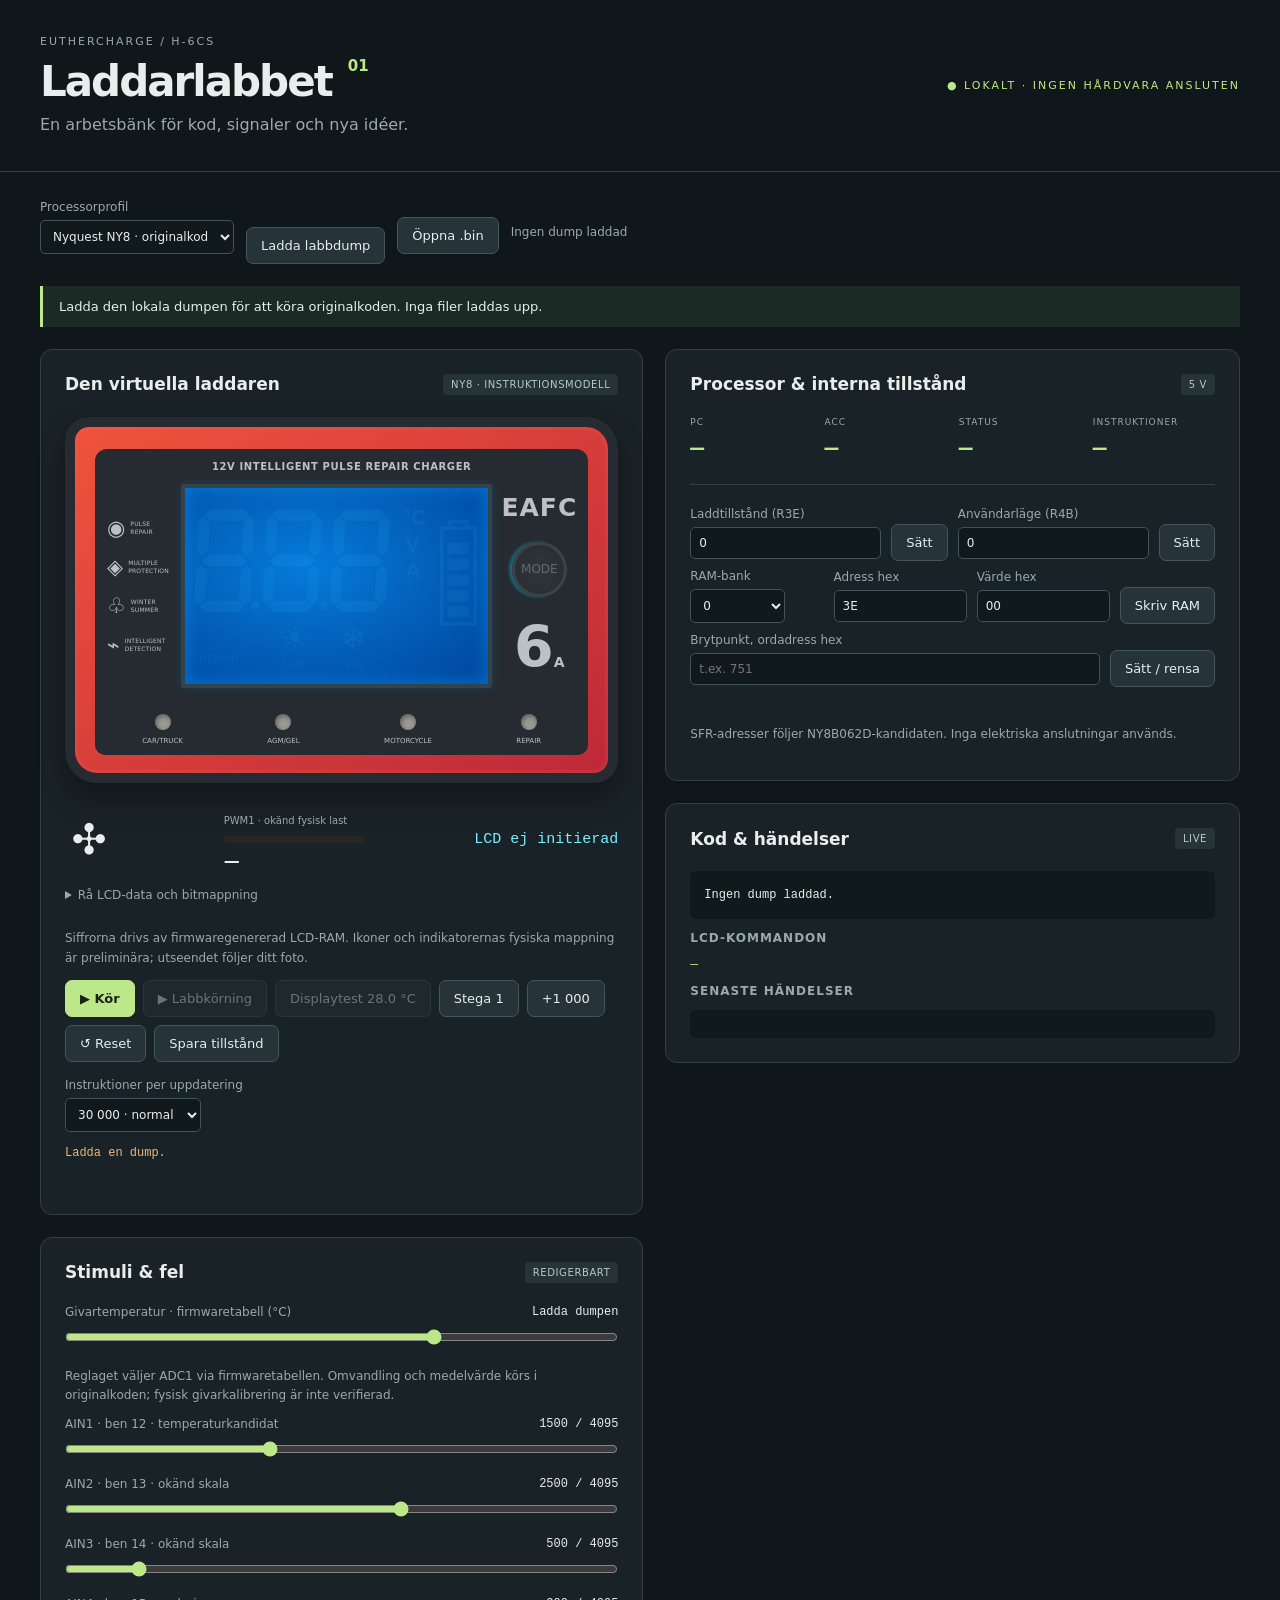
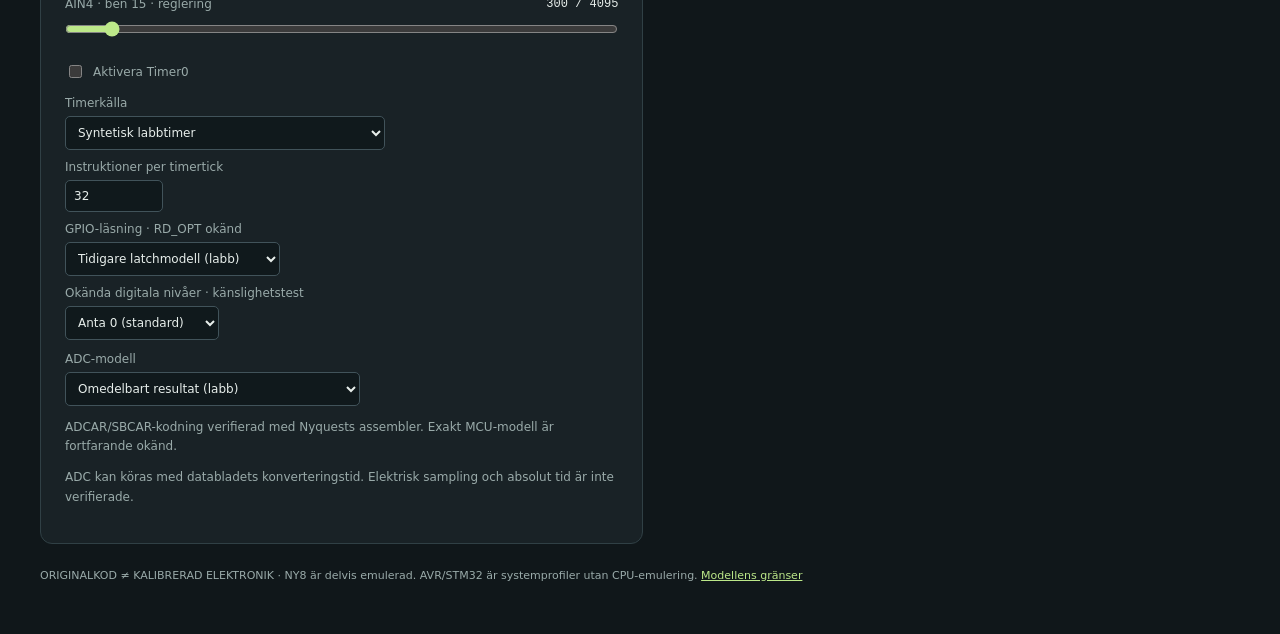
<file: emulator/index.html>
<!doctype html><html lang="sv"><head><meta charset="utf-8"><meta name="viewport" content="width=device-width,initial-scale=1"><title>EutherCharge · Laddarlabbet</title><link rel="stylesheet" href="style.css"></head><body>
<header><div><p class="eyebrow">EUTHERCHARGE / H-6CS</p><h1>Laddarlabbet<span>01</span></h1><p>En arbetsbänk för kod, signaler och nya idéer.</p></div><div class="local">● LOKALT · INGEN HÅRDVARA ANSLUTEN</div></header>
<main><section class="toolbar"><label>Processorprofil<select id="profile"><option value="ny8">Nyquest NY8 · originalkod</option><option value="avr">AVR · portningsmodell</option><option value="stm32">STM32 · portningsmodell</option></select></label><button id="lab">Ladda labbdump</button><label class="filebutton">Öppna .bin<input id="file" type="file" accept=".bin"></label><span id="rom">Ingen dump laddad</span></section>
<div id="notice" role="status">Ladda den lokala dumpen för att köra originalkoden. Inga filer laddas upp.</div>
<div class="columns"><div>
<section class="panel charger"><div class="panelhead"><h2>Den virtuella laddaren</h2><span id="execution" class="tag">NY8 · INSTRUKTIONSMODELL</span></div><div class="device photo-device"><div class="face-title">12V INTELLIGENT PULSE REPAIR CHARGER</div><div class="device-face"><div class="feature-labels"><span>◉<small>PULSE<br>REPAIR</small></span><span>◈<small>MULTIPLE<br>PROTECTION</small></span><span>♧<small>WINTER<br>SUMMER</small></span><span>⌁<small>INTELLIGENT<br>DETECTION</small></span></div><div class="screen"><div id="glass"></div></div><div class="face-right"><b>EAFC</b><button id="mode">MODE</button><strong>6<small>A</small></strong></div></div><div class="mode-lights"><span data-mode="0"><i></i>CAR/TRUCK</span><span data-mode="1"><i></i>AGM/GEL</span><span data-mode="2"><i></i>MOTORCYCLE</span><span data-mode="3"><i></i>REPAIR</span></div></div><div id="modelDisplay" hidden><strong id="voltageDisplay">12.20</strong><span> V</span><p id="plantState"></p></div><div class="output-strip"><span id="fan" class="fan">✣</span><div><small id="outputLabel">PWM1 · okänd fysisk last</small><div class="meter"><i id="dutybar"></i></div><strong id="duty">—</strong></div><span id="glassReading" class="mono">LCD ej initierad</span></div><details id="originalDisplay"><summary>Rå LCD-data och bitmappning</summary><div class="lcdcaption">LCD-RAM · 32 × 4 segment</div><div id="lcdgrid"></div><p id="lcdstatus">Väntar på initiering</p><p class="note">Siffror härledda ur kod. Ikonernas namn och placering är preliminära.</p></details><p class="note" id="displayNote">LCD-bitarna kommer från emulerade GPIO-signaler. Segmentens placering på det riktiga glaset är ännu inte kartlagd.</p>
<div class="transport"><button id="run" class="primary">▶ Kör</button><button id="labRun">▶ Labbkörning</button><button id="photoTest">Displaytest 28.0 °C</button><button id="step">Stega 1</button><button id="burst">+1 000</button><button id="reset">↺ Reset</button><button id="export">Spara tillstånd</button></div><label class="speed-label">Instruktioner per uppdatering<select id="speed"><option value="3000">3 000 · långsam</option><option value="30000" selected>30 000 · normal</option><option value="100000">100 000 · snabb</option></select></label><p id="status" class="mono">PAUSAD</p></section>
<section class="panel"><div class="panelhead"><h2>Stimuli & fel</h2><span class="tag">REDIGERBART</span></div><div id="adcControls"><label>Givartemperatur · firmwaretabell (°C)<output id="sensorOut"></output><input id="sensorTemperature" type="range" min="-15" max="49" value="28"></label><p class="note">Reglaget väljer ADC1 via firmwaretabellen. Omvandling och medelvärde körs i originalkoden; fysisk givarkalibrering är inte verifierad.</p></div><div id="plantControls" hidden><label>Batterispänning <output id="vout"></output><input id="battery" type="range" min="0" max="17" step=".05" value="12.2"></label><label>Temperatur <output id="tout"></output><input id="temperature" type="range" min="-15" max="80" value="22"></label><label>Strömgräns, A<input id="currentLimit" type="number" min="0" max="6" step=".1" value="3"></label><label>Målspänning, V<input id="targetVoltage" type="number" min="0" max="16" step=".1" value="14.4"></label><label class="check"><input id="connected" type="checkbox" checked>Batteri anslutet</label><label class="check"><input id="fault" type="checkbox">Injicera fel</label><p class="note">Illustrativ CC/CV-modell med valda trösklar. Inte originalets laddalgoritm eller en validerad batterimodell.</p></div><div id="nyOptions"><label class="check"><input id="timer" type="checkbox">Aktivera Timer0</label><label>Timerkälla<select id="timerMode"><option value="synthetic">Syntetisk labbtimer</option><option value="instruction">Instruktionscykler + T0MD (NY8B062D-modell)</option></select></label><label>Instruktioner per timertick<input id="divider" type="number" min="1" max="100000" value="32"></label><label>GPIO-läsning · RD_OPT okänd<select id="gpioMode"><option value="legacy">Tidigare latchmodell (labb)</option><option value="latch">Pinnmodell · läs utgångslatch</option><option value="pad">Pinnmodell · läs pinnivå</option></select></label><label>Okända digitala nivåer · känslighetstest<select id="gpioUnknown"><option value="zero">Anta 0 (standard)</option><option value="one">Anta 1 (jämförelse)</option></select></label><p class="note" id="gpioStatus"></p><label>ADC-modell<select id="adcMode"><option value="instant">Omedelbart resultat (labb)</option><option value="clocked">Klockad 12-bitars ADC (NY8B062D-modell)</option></select></label><p class="note">ADCAR/SBCAR-kodning verifierad med Nyquests assembler. Exakt MCU-modell är fortfarande okänd.</p><p class="note">ADC kan köras med databladets konverteringstid. Elektrisk sampling och absolut tid är inte verifierade.</p></div></section>
</div><div>
<section class="panel"><div class="panelhead"><h2>Processor & interna tillstånd</h2><span id="supply" class="tag">5 V</span></div><div class="stats"><div><small>PC</small><b id="pc">000</b></div><div><small>ACC</small><b id="acc">00</b></div><div><small>STATUS</small><b id="flags">00</b></div><div><small>INSTRUKTIONER</small><b id="steps">0</b></div></div><div id="editControls"><div class="formrow"><label>Laddtillstånd (R3E)<input id="state" type="number" min="0" max="9" value="0"></label><button id="setState">Sätt</button><label>Användarläge (R4B)<input id="userMode" type="number" min="0" max="3" value="0"></label><button id="setMode">Sätt</button></div><div class="formrow"><label>RAM-bank<select id="bank"><option value="0">0</option><option value="1">1 (20–3F)</option></select></label><label>Adress hex<input id="address" value="3E" maxlength="2"></label><label>Värde hex<input id="value" value="00" maxlength="2"></label><button id="write">Skriv RAM</button></div><div class="formrow"><label>Brytpunkt, ordadress hex<input id="breakpoint" placeholder="t.ex. 751" maxlength="3"></label><button id="setBreak">Sätt / rensa</button></div></div><div id="registers" class="registers"></div><p class="note" id="portNote">SFR-adresser följer NY8B062D-kandidaten. Inga elektriska anslutningar används.</p></section>
<section id="watchdogInspector" class="panel" hidden><div class="panelhead"><h2>Watchdogexperiment</h2><span class="tag">ANTAGANDEN</span></div><p id="watchdogStatus" role="status"></p><label>Testläge<select id="wdtMode"><option value="unconfigured">Ej konfigurerad</option><option value="reset">Aktiverad · reset vid timeout</option><option value="interrupt">Aktiverad · avbrott vid timeout</option></select></label><label>Antagen instruktionsklocka, Hz<input id="wdtHz" type="number" min="1" max="20000000" step="1" value="2000000"></label><label>Antagen basperiod<select id="wdtBase"><option value="3500">3,5 ms</option><option value="15000">15 ms</option><option value="60000">60 ms</option><option value="250000">250 ms</option></select></label><button id="wdtApply">Starta om med dessa antaganden</button><p class="note">Formulärändringar påverkar inte körningen förrän du startar om. Ingen inställning är återläst från originalet. Preskalern styrs av firmware. Reset-timeout stoppar simuleringen; själva resetförloppet är ännu inte modellerat.</p></section>
<section id="pwmInspector" class="panel" hidden><div class="panelhead"><h2>Timer1 & PWM</h2><span class="tag">PB3 · MODELL</span></div><p data-pwm-summary></p><p data-pwm-clock class="note"></p><svg class="pwm-wave" viewBox="0 0 600 88" role="img" aria-label="Modellerad PWM-signal på PB3"><path d="M10 18H590M10 66H590" class="pwm-grid"/><path data-pwm-path class="pwm-trace"/></svg><p data-pwm-window class="note"></p></section>
<section id="stateInspector" class="panel" hidden><div class="panelhead"><h2>Tillstånd & villkor</h2><span class="tag">ORIGINALKOD</span></div><div data-state-chips class="state-chips" aria-label="Aktuellt numeriskt tillstånd"></div><p data-state-rule></p><p class="note">Testade villkor i enskilda rutiner. Huvudloopen kan ändra resultatet. Talens fysiska enheter och laddningsfasernas namn är ännu okända.</p><dl data-state-values class="state-values"></dl><p data-cycle-count class="note"></p></section>
<section class="panel"><div class="panelhead"><h2>Kod & händelser</h2><span class="tag">LIVE</span></div><pre id="code">Ladda en dump för att visa instruktioner.</pre><h3>LCD-kommandon</h3><div id="commands" class="commands">—</div><h3>Senaste händelser</h3><pre id="events" class="events"></pre></section>
</div></div><footer>ORIGINALKOD ≠ KALIBRERAD ELEKTRONIK · NY8 är delvis emulerad. AVR/STM32 är systemprofiler utan CPU-emulering. <a href="README.md">Modellens gränser</a></footer></main><script type="module" src="app.mjs"></script></body></html>
</file>
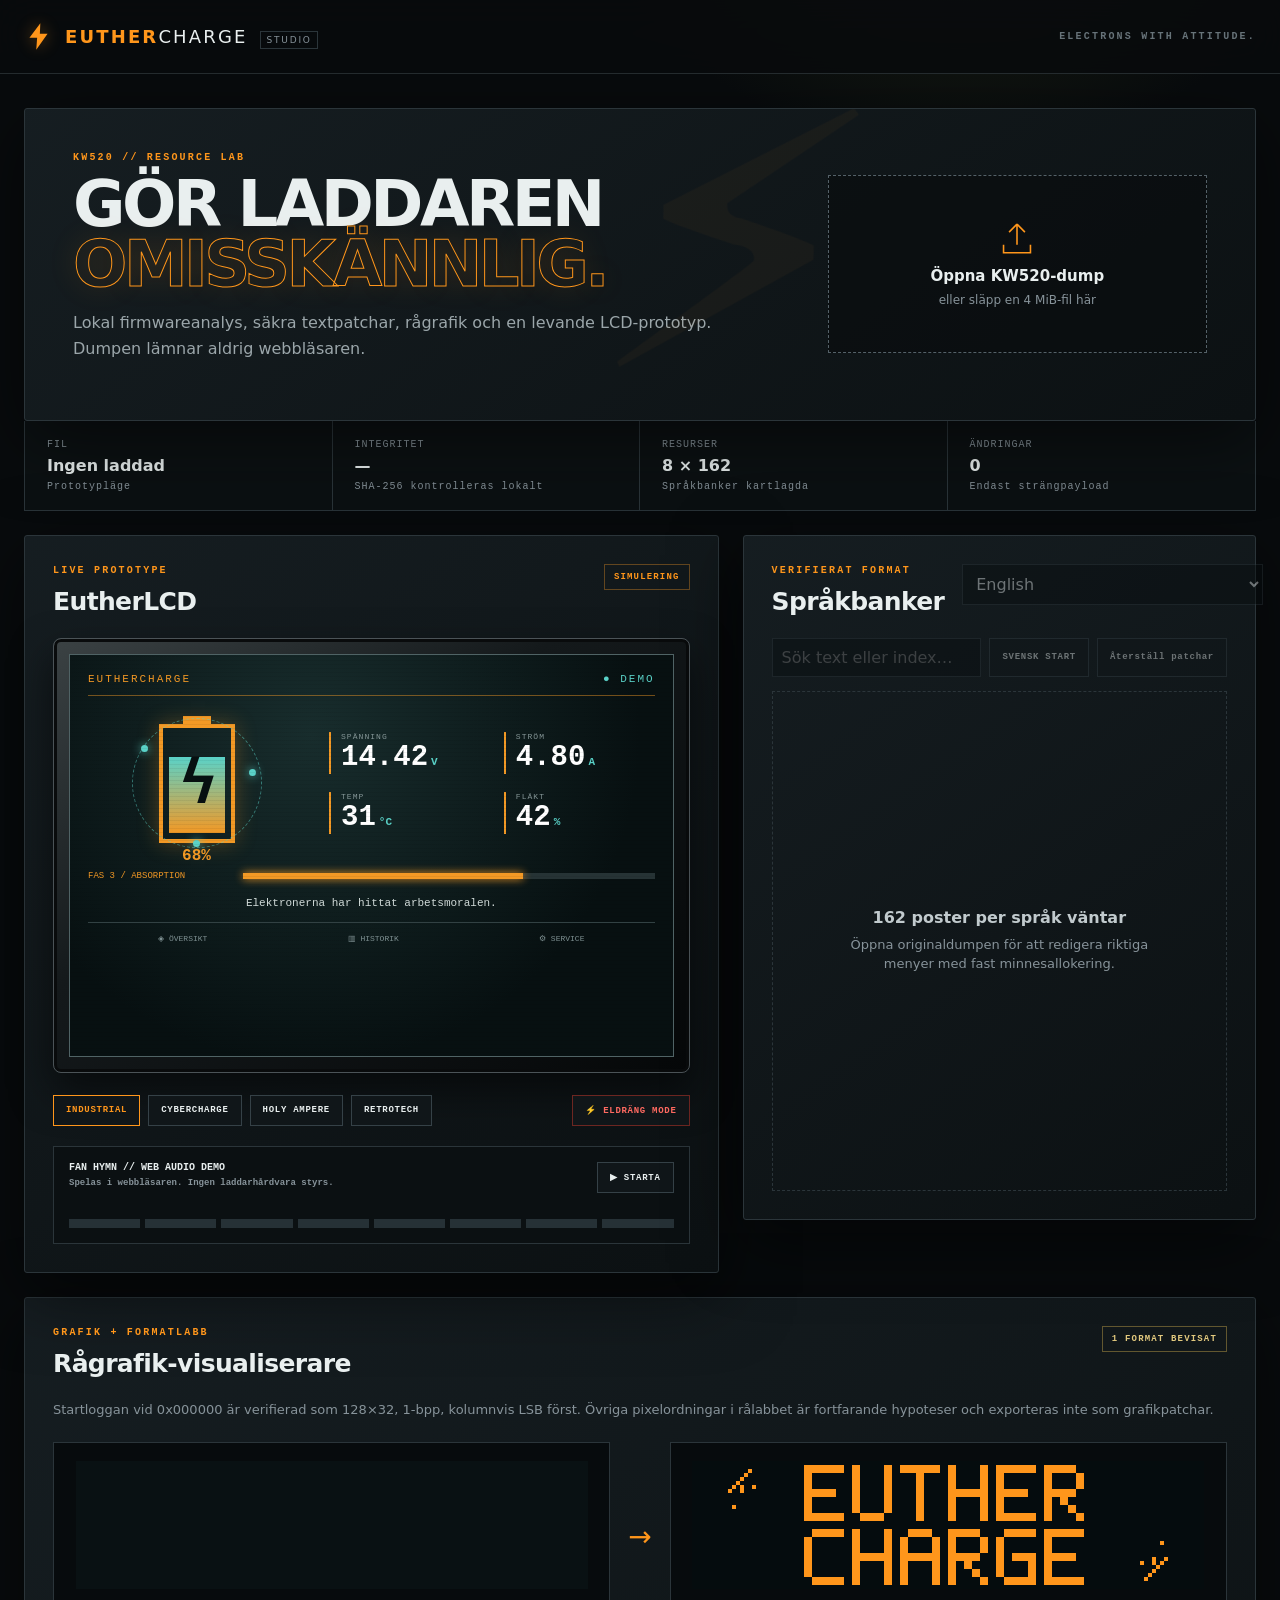
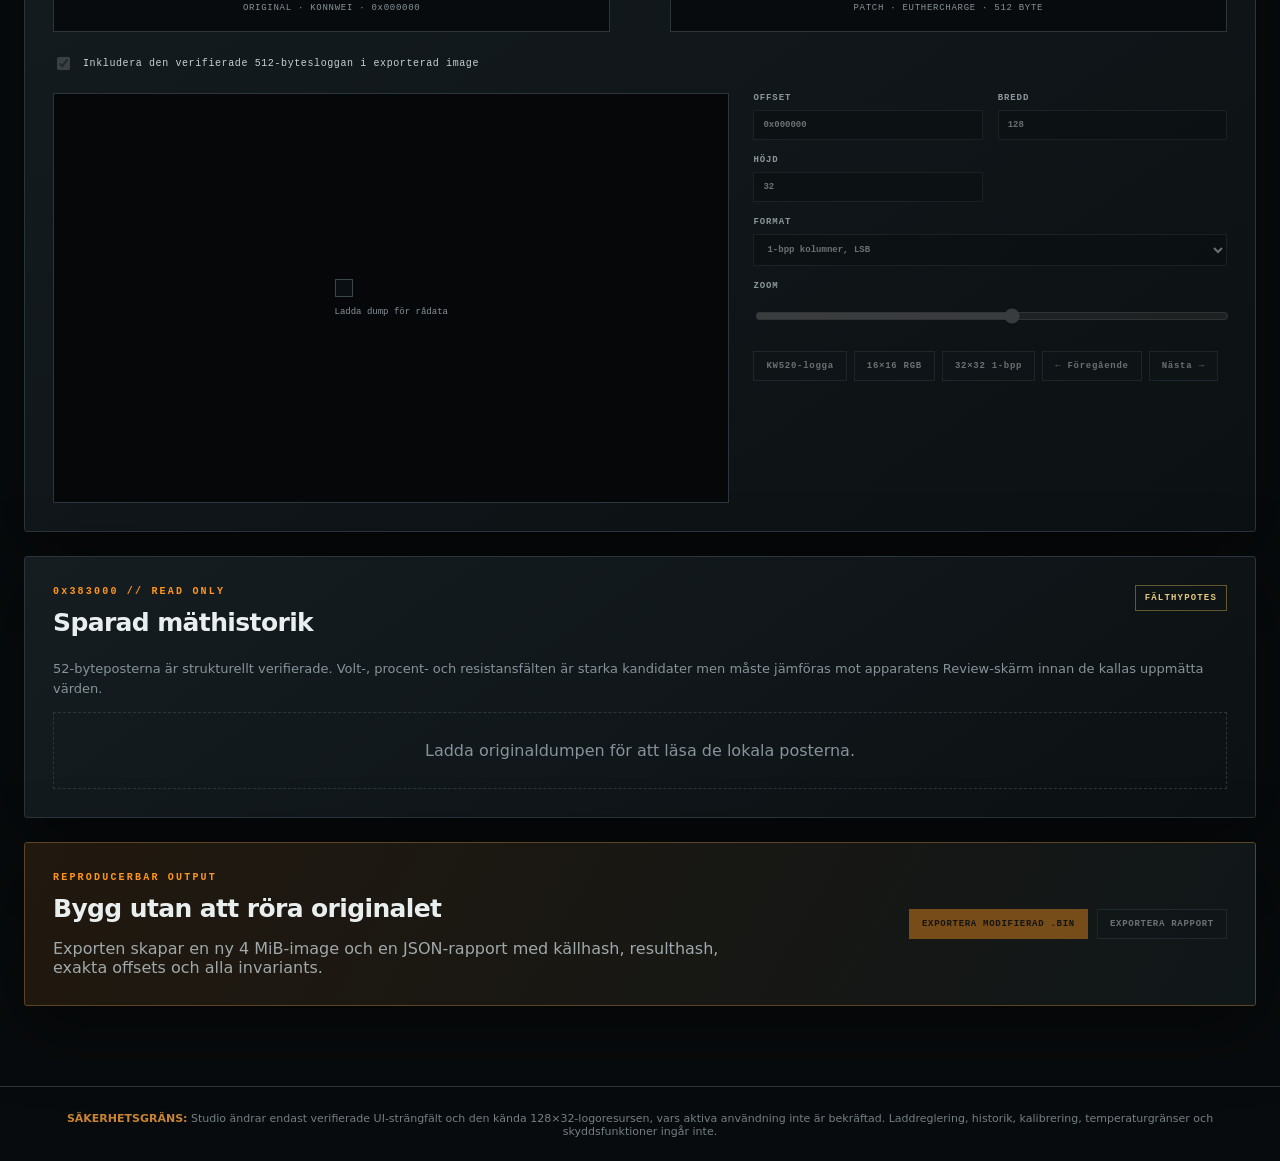
<file: studio/index.html>
<!doctype html>
<html lang="sv">
<head>
  <meta charset="utf-8">
  <meta name="viewport" content="width=device-width, initial-scale=1">
  <meta name="color-scheme" content="dark">
  <title>EutherCharge Studio</title>
  <link rel="stylesheet" href="styles.css">
</head>
<body>
  <header class="topbar">
    <a class="brand" href="#top" aria-label="EutherCharge Studio">
      <svg class="brand-mark" viewBox="0 0 64 64" aria-hidden="true">
        <path d="M36 3 12 35h17l-2 26 25-35H35z"/>
      </svg>
      <span><strong>EUTHER</strong>CHARGE <em>STUDIO</em></span>
    </a>
    <div class="motto">ELECTRONS WITH ATTITUDE.</div>
  </header>

  <main id="top">
    <section class="hero panel">
      <div>
        <p class="eyebrow">KW520 // RESOURCE LAB</p>
        <h1>Gör laddaren<br><span>omisskännlig.</span></h1>
        <p class="lead">Lokal firmwareanalys, säkra textpatchar, rågrafik och en levande LCD-prototyp. Dumpen lämnar aldrig webbläsaren.</p>
      </div>
      <div class="drop-zone" id="dropZone">
        <input id="fileInput" type="file" accept=".bin,.rom,application/octet-stream">
        <svg viewBox="0 0 48 48" aria-hidden="true"><path d="M24 4v26m0-26L14 14M24 4l10 10M7 30v10h34V30"/></svg>
        <strong>Öppna KW520-dump</strong>
        <span>eller släpp en 4 MiB-fil här</span>
      </div>
    </section>

    <section class="status-grid" aria-label="Firmwarestatus">
      <article><span>FIL</span><strong id="fileStatus">Ingen laddad</strong><small id="fileMeta">Prototypläge</small></article>
      <article><span>INTEGRITET</span><strong id="hashStatus">—</strong><small id="hashMeta">SHA-256 kontrolleras lokalt</small></article>
      <article><span>RESURSER</span><strong id="resourceStatus">8 × 162</strong><small>Språkbanker kartlagda</small></article>
      <article><span>ÄNDRINGAR</span><strong id="changeCount">0</strong><small>Endast strängpayload</small></article>
    </section>

    <section class="workspace">
      <article class="panel preview-panel">
        <div class="section-title">
          <div><p class="eyebrow">LIVE PROTOTYPE</p><h2>EutherLCD</h2></div>
          <span class="simulation-badge">SIMULERING</span>
        </div>
        <div class="lcd-shell">
          <div class="lcd theme-industrial" id="lcd">
            <div class="scanlines"></div>
            <div class="lcd-top"><span>EUTHERCHARGE</span><span class="live-dot">● DEMO</span></div>
            <div class="lcd-main">
              <div class="charge-visual">
                <div class="battery">
                  <div class="battery-fill"></div>
                  <div class="battery-bolt">ϟ</div>
                </div>
                <div class="electron-track"><i></i><i></i><i></i></div>
                <span class="charge-percent">68%</span>
              </div>
              <div class="readings">
                <div><small>SPÄNNING</small><strong>14.42</strong><b>V</b></div>
                <div><small>STRÖM</small><strong>4.80</strong><b>A</b></div>
                <div><small>TEMP</small><strong>31</strong><b>°C</b></div>
                <div><small>FLÄKT</small><strong>42</strong><b>%</b></div>
              </div>
            </div>
            <div class="phase"><span>FAS 3 / ABSORPTION</span><div><i></i></div></div>
            <div class="charge-message" id="chargeMessage">Elektronerna har hittat arbetsmoralen.</div>
            <nav class="lcd-nav"><span>◈ ÖVERSIKT</span><span>▥ HISTORIK</span><span>⚙ SERVICE</span></nav>
            <div class="eldrang-overlay" aria-hidden="true"><strong>ELDRÄNG MODE</strong><span>INGEN STRÖM UTAN ATTITYD</span></div>
          </div>
        </div>

        <div class="theme-controls">
          <button class="theme-button active" data-theme="industrial">INDUSTRIAL</button>
          <button class="theme-button" data-theme="cyber">CYBERCHARGE</button>
          <button class="theme-button" data-theme="holy">HOLY AMPERE</button>
          <button class="theme-button" data-theme="retro">RETROTECH</button>
          <button class="danger-button" id="eldrangButton">⚡ ELDRÄNG MODE</button>
        </div>

        <div class="fan-hymn">
          <div><strong>FAN HYMN // WEB AUDIO DEMO</strong><span>Spelas i webbläsaren. Ingen laddarhårdvara styrs.</span></div>
          <button id="fanButton">▶ STARTA</button>
          <div class="sequencer" id="sequencer" aria-label="simulerad fläktsekvens">
            <i></i><i></i><i></i><i></i><i></i><i></i><i></i><i></i>
          </div>
        </div>
      </article>

      <article class="panel editor-panel">
        <div class="section-title">
          <div><p class="eyebrow">VERIFIERAT FORMAT</p><h2>Språkbanker</h2></div>
          <select id="languageSelect" disabled aria-label="Språkbank"></select>
        </div>
        <div class="filter-row">
          <input id="stringFilter" type="search" placeholder="Sök text eller index…" disabled>
          <button id="applySwedish" disabled>SVENSK START</button>
          <button id="resetEdits" disabled>Återställ patchar</button>
        </div>
        <div class="empty-state" id="stringsEmpty">
          <strong>162 poster per språk väntar</strong>
          <span>Öppna originaldumpen för att redigera riktiga menyer med fast minnesallokering.</span>
        </div>
        <div class="string-list" id="stringList" hidden></div>
      </article>
    </section>

    <section class="panel graphics-panel">
      <div class="section-title">
        <div><p class="eyebrow">GRAFIK + FORMATLABB</p><h2>Rågrafik-visualiserare</h2></div>
        <span class="hypothesis-badge">1 FORMAT BEVISAT</span>
      </div>
      <p class="muted">Startloggan vid 0x000000 är verifierad som 128×32, 1-bpp, kolumnvis LSB först. Övriga pixelordningar i rålabbet är fortfarande hypoteser och exporteras inte som grafikpatchar.</p>
      <div class="logo-compare">
        <figure><canvas id="originalLogo" width="128" height="32"></canvas><figcaption>ORIGINAL · KONNWEI · 0x000000</figcaption></figure>
        <div class="compare-arrow">→</div>
        <figure><canvas id="eutherLogo" width="128" height="32"></canvas><figcaption>PATCH · EUTHERCHARGE · 512 BYTE</figcaption></figure>
      </div>
      <label class="patch-toggle"><input id="includeLogo" type="checkbox" checked disabled> Inkludera den verifierade 512-bytesloggan i exporterad image</label>
      <div class="graphics-workbench">
        <div class="canvas-wrap"><canvas id="rawCanvas" width="16" height="16"></canvas><span id="canvasCaption">Ladda dump för rådata</span></div>
        <form id="graphicsControls">
          <label>OFFSET<input id="rawOffset" value="0x000000" spellcheck="false"></label>
          <label>BREDD<input id="rawWidth" type="number" min="1" max="1024" value="128"></label>
          <label>HÖJD<input id="rawHeight" type="number" min="1" max="1024" value="32"></label>
          <label>FORMAT<select id="rawFormat">
            <option value="rgb565be">RGB565 big-endian</option>
            <option value="rgb565le">RGB565 little-endian</option>
            <option value="indexed8">8-bit index/gråskala</option>
            <option value="indexed4-high">4-bpp index, hög nibble först</option>
            <option value="indexed4-low">4-bpp index, låg nibble först</option>
            <option value="indexed2-msb">2-bpp index, MSB först</option>
            <option value="indexed2-lsb">2-bpp index, LSB först</option>
            <option value="mono-row-msb">1-bpp rader, MSB</option>
            <option value="mono-row-lsb">1-bpp rader, LSB</option>
            <option value="mono-column-msb">1-bpp kolumner, MSB</option>
            <option value="mono-column-lsb" selected>1-bpp kolumner, LSB</option>
          </select></label>
          <label>ZOOM<input id="rawZoom" type="range" min="2" max="24" value="14"></label>
          <div class="preset-row">
            <button type="button" data-preset="logo">KW520-logga</button>
            <button type="button" data-preset="rgb">16×16 RGB</button>
            <button type="button" data-preset="mono">32×32 1-bpp</button>
            <button type="button" data-step="-1">← Föregående</button>
            <button type="button" data-step="1">Nästa →</button>
          </div>
        </form>
      </div>
    </section>

    <section class="panel history-panel">
      <div class="section-title">
        <div><p class="eyebrow">0x383000 // READ ONLY</p><h2>Sparad mäthistorik</h2></div>
        <span class="hypothesis-badge">FÄLTHYPOTES</span>
      </div>
      <p class="muted">52-byteposterna är strukturellt verifierade. Volt-, procent- och resistansfälten är starka kandidater men måste jämföras mot apparatens Review-skärm innan de kallas uppmätta värden.</p>
      <div class="history-empty" id="historyEmpty">Ladda originaldumpen för att läsa de lokala posterna.</div>
      <div class="history-table" id="historyTable" hidden></div>
    </section>

    <section class="panel export-panel">
      <div>
        <p class="eyebrow">REPRODUCERBAR OUTPUT</p>
        <h2>Bygg utan att röra originalet</h2>
        <p>Exporten skapar en ny 4 MiB-image och en JSON-rapport med källhash, resulthash, exakta offsets och alla invariants.</p>
      </div>
      <div class="export-actions">
        <button id="exportImage" class="primary" disabled>EXPORTERA MODIFIERAD .BIN</button>
        <button id="exportReport" disabled>EXPORTERA RAPPORT</button>
      </div>
    </section>
  </main>

  <footer><strong>SÄKERHETSGRÄNS:</strong> Studio ändrar endast verifierade UI-strängfält och den kända 128×32-logoresursen, vars aktiva användning inte är bekräftad. Laddreglering, historik, kalibrering, temperaturgränser och skyddsfunktioner ingår inte.</footer>
  <div class="toast" id="toast" role="status" aria-live="polite"></div>
  <script type="module" src="app.mjs"></script>
</body>
</html>
</file>
<file: emulator/style.css>
:root{color-scheme:dark;--bg:#10171a;--card:#192226;--line:#304045;--ink:#e7eeeb;--muted:#99aaa9;--accent:#bce889;--orange:#edb779;font-family:system-ui,sans-serif}*{box-sizing:border-box}body{margin:0;background:var(--bg);color:var(--ink)}header,main{max-width:1450px;margin:auto;padding:28px 40px}header{display:flex;justify-content:space-between;align-items:center;border-bottom:1px solid var(--line)}h1{font-size:42px;letter-spacing:-2px;margin:7px 0}h1 span{font-size:15px;margin-left:16px;color:var(--accent);vertical-align:top;letter-spacing:0}p{line-height:1.55}header p{margin:5px 0;color:var(--muted)}.eyebrow,.local{font-size:11px;letter-spacing:2px}.local{color:var(--accent)}h2{font-size:17px;margin:0}h3{font-size:12px;text-transform:uppercase;color:var(--muted);letter-spacing:1px}.toolbar{display:flex;align-items:end;gap:12px;flex-wrap:wrap}.toolbar span{align-self:center;font-size:12px;color:var(--muted);max-width:360px;overflow-wrap:anywhere}button,.filebutton,select,input{font:inherit}button,.filebutton{background:#263439;color:var(--ink);border:1px solid #43565b;padding:10px 14px;border-radius:7px;cursor:pointer;font-size:13px;white-space:nowrap}button:hover,.filebutton:hover{border-color:var(--accent)}button:disabled{opacity:.4;cursor:default}.primary{background:var(--accent);color:#152319;border-color:var(--accent);font-weight:700}.filebutton input{display:none}select,input[type=number],input:not([type]){background:#10191c;color:var(--ink);border:1px solid #41535a;border-radius:5px;padding:8px;max-width:100%}label{display:block;font-size:12px;color:var(--muted);margin-bottom:10px}label select,label input[type=number],label input:not([type]){display:block;margin-top:6px}#notice{padding:13px 16px;border-left:3px solid var(--accent);background:#1c2a25;font-size:13px;margin:22px 0}.columns{display:grid;grid-template-columns:1.05fr 1fr;gap:22px}.panel{background:var(--card);padding:24px;border:1px solid var(--line);border-radius:12px;margin-bottom:22px}.panelhead{display:flex;justify-content:space-between;align-items:center;gap:10px;margin-bottom:22px}.tag{font-size:10px;padding:5px 8px;background:#263438;color:#b5c9c4;border-radius:4px;letter-spacing:.6px}.device{background:#d79142;border:8px solid #273034;border-radius:24px;padding:22px;box-shadow:0 12px 30px #080d1044;max-width:510px;margin:12px auto 26px;color:#202a26}.brand{font-weight:900;font-size:23px;letter-spacing:-1px;display:flex;justify-content:space-between;align-items:center}.brand small{font-size:9px;letter-spacing:1px}.screen{margin:18px 0;border:7px solid #27312c;background:#aabd9a;border-radius:6px;min-height:155px;padding:12px;box-shadow:inset 0 3px 9px #0003;color:#23382c}#modelDisplay strong{font-family:monospace;font-size:64px;letter-spacing:-3px}.lcdcaption{font-size:10px;letter-spacing:1px}#lcdgrid{display:grid;grid-template-columns:repeat(16,1fr);gap:4px;margin:12px 0}.segment{height:8px;background:#50634d25;border-radius:2px}.segment.on{background:#203a2b}.screen p{font-size:10px;margin:8px 0}.devicebottom{display:flex;align-items:center;justify-content:space-between;gap:15px}.devicebottom small{font-size:10px}.fan{font-size:42px;width:48px;text-align:center}.fan.spinning{animation:spin 1s linear infinite}@keyframes spin{to{transform:rotate(360deg)}}.meter{height:7px;width:140px;background:#42351f55;border-radius:4px;margin:8px 0;overflow:hidden}.meter i{display:block;background:#223f31;height:100%;width:0}.note{font-size:12px;color:var(--muted);line-height:1.6}.transport{display:flex;gap:8px;flex-wrap:wrap}.mono,pre,.stats b,.registers{font-family:ui-monospace,monospace}#status{font-size:12px;color:var(--orange);min-height:34px;overflow-wrap:anywhere}input[type=range]{width:100%;accent-color:var(--accent);margin:10px 0}output{float:right;color:var(--ink);font-family:monospace}.check{display:flex;gap:8px;align-items:center;margin:15px 0}.check input{accent-color:var(--accent)}.caution{color:var(--orange)}.stats{display:grid;grid-template-columns:repeat(4,1fr);gap:12px;border-bottom:1px solid var(--line);padding-bottom:22px;margin-bottom:22px}.stats small{display:block;font-size:9px;color:var(--muted);letter-spacing:1px}.stats b{font-size:23px;display:block;margin-top:9px;color:var(--accent)}.formrow{display:flex;gap:10px;align-items:center;flex-wrap:wrap}.formrow label{flex:1;min-width:75px}.formrow button{margin-top:9px}.formrow input{width:100%}.registers{display:grid;grid-template-columns:repeat(8,1fr);gap:4px;margin-top:18px;max-height:180px;overflow:auto}.register{padding:5px;background:#111b1e;font-size:11px;text-align:center}.register span{display:block;font-size:9px;color:var(--muted);margin-bottom:3px}pre{white-space:pre-wrap;overflow-wrap:anywhere;font-size:12px;line-height:1.7;margin:0;background:#10191c;padding:14px;border-radius:6px;max-height:245px;overflow:auto}.commands{font-family:monospace;color:var(--accent);font-size:13px}.events{color:var(--muted);max-height:110px}footer{font-size:11px;color:var(--muted);line-height:1.8;padding-bottom:20px}a{color:var(--accent)}[hidden]{display:none!important}@media(max-width:950px){header,main{padding:20px}.columns{grid-template-columns:1fr}.local{max-width:150px;line-height:1.8}.panel{padding:18px}}@media(max-width:500px){h1{font-size:32px}header{display:block}.local{max-width:none;margin-top:16px}.device{padding:14px}.stats b{font-size:18px}.tag{font-size:8px}.panelhead{flex-wrap:wrap}}
.columns>div,.panel{min-width:0}.toolbar span{max-width:100%}@media(max-width:500px){.devicebottom{flex-wrap:wrap}.meter{width:110px}.brand{flex-wrap:wrap;gap:6px}.stats{gap:6px}.stats small{font-size:8px}.device{max-width:100%}.formrow{gap:6px}.screen{padding:8px}}
/* Photo-based EAFC housing; vectors remain driven by LCD RAM. */
.photo-device{background:linear-gradient(145deg,#ef533d,#be2938);border:10px solid #252b30;border-radius:24px 32px 24px 32px;max-width:620px;padding:22px 20px 18px;box-shadow:inset 0 0 0 3px #f56a5120,0 15px 30px #0005;color:#bbc1c7}.face-title{background:#252b30;border-radius:12px 12px 0 0;padding:12px 12px 0;text-align:center;font-size:10px;font-weight:700;letter-spacing:.6px}.device-face{display:grid;grid-template-columns:64px minmax(0,1fr) 74px;align-items:center;gap:10px;background:#252b30;padding:12px}.feature-labels{display:flex;flex-direction:column;gap:15px}.feature-labels span{display:flex;gap:5px;align-items:center;font-size:21px}.feature-labels small{font-size:6px;line-height:1.3;letter-spacing:.2px}.photo-device .screen{background:radial-gradient(ellipse at 40% 40%,#067ad9,#00459b);border:4px solid #34434b;box-shadow:inset 0 0 18px #009bff88,0 0 10px #009bff30;margin:0;padding:3px;min-height:0;border-radius:3px}.glass-svg{display:block;width:100%;height:auto;overflow:visible}.glass-seg{fill:#3deeff;opacity:.065;transition:opacity .1s}.glass-seg.lit{opacity:1;filter:drop-shadow(0 0 2px #66fcff)}.battery-outline{fill:none;stroke:#3deeff;stroke-width:4}.unit{font-size:23px;font-family:Arial,sans-serif;font-weight:700}.face-right{align-self:stretch;display:flex;flex-direction:column;align-items:center;justify-content:space-around}.face-right>b{font-size:25px;letter-spacing:1px}.face-right #mode{border-radius:50%;height:55px;width:55px;padding:0;border:3px solid #5e6870;background:radial-gradient(circle,#42484e,#282e33);box-shadow:-3px 0 3px #00c9ff;color:#bcc3c8;font-size:12px}.face-right #mode.pressed{background:#172b30;box-shadow:inset 0 0 12px #00dcff}.face-right>strong{font-size:57px;line-height:1.1}.face-right>strong small{font-size:14px}.mode-lights{display:flex;justify-content:space-around;gap:6px;background:#252b30;padding:14px 8px 10px;border-radius:0 0 10px 10px}.mode-lights span{font-size:7px;display:flex;flex-direction:column;align-items:center;gap:7px;text-align:center}.mode-lights i{width:16px;height:16px;border-radius:50%;background:#9a9a92;box-shadow:inset 1px 2px 5px #0006}.mode-lights .active i{background:#fff7db;box-shadow:0 0 5px 5px #ff2018,0 0 18px 8px #ff201855}.output-strip{display:flex;justify-content:space-between;align-items:center;gap:12px;margin:18px 0}.output-strip small{font-size:10px;color:var(--muted)}#glassReading{font-size:15px;color:#77efff}.speed-label{margin-top:16px}.speed-label select{width:auto}details{margin:15px 0;color:var(--muted);font-size:12px}summary{cursor:pointer;margin-bottom:12px}#modelDisplay{font-size:12px;color:var(--muted)}#modelDisplay strong{font-size:18px;letter-spacing:0}#originalDisplay #lcdgrid{background:#101d22;padding:8px}#originalDisplay .segment{background:#223c3f}#originalDisplay .segment.on{background:#77ebff}@media(max-width:1150px) and (min-width:951px){.feature-labels{display:none}.device-face{grid-template-columns:minmax(0,1fr) 64px}.face-right>b{font-size:20px}}@media(max-width:500px){.photo-device{padding:12px 8px 10px;border-width:6px}.feature-labels{display:none}.device-face{grid-template-columns:minmax(0,1fr) 52px;gap:6px;padding:8px}.face-right>b{font-size:17px}.face-right #mode{width:42px;height:42px;font-size:9px}.face-right>strong{font-size:40px}.face-title{font-size:7px;padding:9px 4px 0}.mode-lights span{font-size:6px}.mode-lights i{width:12px;height:12px}.output-strip{flex-wrap:wrap}#glassReading{font-size:13px}}
.state-chips{display:grid;grid-template-columns:repeat(10,minmax(0,1fr));gap:5px}.state-chip{text-align:center;padding:8px 0;border:1px solid #374659;border-radius:6px;color:#91a0b4}.state-chip.active{background:#1a524f;color:#bafff4;border-color:#62d6c3;font-weight:800}.state-values{display:grid;grid-template-columns:minmax(0,1fr) auto;gap:8px 16px;font-size:13px}.state-values dt{color:#a6b5c8}.state-values dd{margin:0;font-family:monospace;color:#dce9f4}@media(max-width:500px){.state-chips{grid-template-columns:repeat(5,minmax(0,1fr))}}
.pwm-wave{width:100%;height:auto;background:#101b22;border-radius:6px}.pwm-grid{stroke:#314351;stroke-width:1;fill:none}.pwm-trace{stroke:#75e1c9;stroke-width:2;fill:none;vector-effect:non-scaling-stroke}
</file>
<file: studio/styles.css>
:root {
  --bg: #080b0d;
  --panel: #11171a;
  --panel-2: #161e22;
  --line: #2b353a;
  --muted: #87939a;
  --text: #e9efef;
  --hot: #ff961b;
  --hot-2: #ffcf73;
  --cyan: #56e5d8;
  --danger: #ff3b2f;
  font-family: Inter, ui-sans-serif, system-ui, -apple-system, BlinkMacSystemFont, "Segoe UI", sans-serif;
}
* { box-sizing: border-box; }
html { scroll-behavior: smooth; }
body { margin: 0; color: var(--text); background: radial-gradient(circle at 75% -10%, #293018 0, transparent 27rem), var(--bg); }
button, input, select { font: inherit; }
button { color: inherit; cursor: pointer; }
.topbar { height: 74px; padding: 0 max(24px, calc((100vw - 1460px) / 2)); display: flex; align-items: center; justify-content: space-between; border-bottom: 1px solid #242b2e; background: rgba(8,11,13,.88); backdrop-filter: blur(18px); position: sticky; top: 0; z-index: 10; }
.brand { color: var(--text); display: flex; gap: 12px; align-items: center; text-decoration: none; letter-spacing: .12em; font-size: 18px; }
.brand strong { color: var(--hot); }
.brand em { font-style: normal; font-size: 9px; letter-spacing: .2em; padding: 3px 5px; margin-left: 5px; border: 1px solid var(--line); color: var(--muted); }
.brand-mark { width: 29px; fill: var(--hot); filter: drop-shadow(0 0 8px #ff961b66); }
.motto { color: #677379; letter-spacing: .22em; font: 700 10px ui-monospace, monospace; }
main { max-width: 1460px; margin: auto; padding: 34px 24px 80px; }
.panel { background: linear-gradient(145deg, rgba(22,30,34,.97), rgba(12,17,19,.98)); border: 1px solid var(--line); box-shadow: 0 20px 70px #0008; border-radius: 3px; }
.hero { min-height: 300px; padding: 42px 48px; display: grid; grid-template-columns: 1.3fr .7fr; align-items: center; gap: 50px; overflow: hidden; position: relative; }
.hero::after { content: "⚡"; position: absolute; right: 31%; top: -90px; color: #ff961b09; font-size: 390px; transform: rotate(7deg); pointer-events: none; }
.eyebrow { color: var(--hot); font: 800 10px/1.3 ui-monospace, monospace; letter-spacing: .22em; margin: 0 0 10px; }
h1 { font-size: clamp(42px, 5vw, 76px); line-height: .94; letter-spacing: -.055em; text-transform: uppercase; margin: 0; }
h1 span { color: transparent; -webkit-text-stroke: 1px var(--hot); text-shadow: 0 0 30px #ff961b22; }
h2 { font-size: 25px; margin: 0; letter-spacing: -.025em; }
.lead { color: #9ba6aa; max-width: 710px; line-height: 1.6; }
.drop-zone { min-height: 178px; border: 1px dashed #546168; background: #080c0ea0; display: flex; align-items: center; justify-content: center; flex-direction: column; gap: 8px; position: relative; transition: .2s; }
.drop-zone:hover, .drop-zone.drag { border-color: var(--hot); background: #17130d; }
.drop-zone input { position: absolute; inset: 0; opacity: 0; cursor: pointer; }
.drop-zone svg { width: 38px; fill: none; stroke: var(--hot); stroke-width: 2; }
.drop-zone strong { font-size: 15px; }
.drop-zone span { color: var(--muted); font-size: 12px; }
.status-grid { display: grid; grid-template-columns: repeat(4,1fr); border: 1px solid var(--line); border-top: none; margin-bottom: 24px; }
.status-grid article { padding: 18px 22px; background: #0c1113; border-right: 1px solid var(--line); min-width: 0; }
.status-grid article:last-child { border: 0; }
.status-grid span, .status-grid small { display: block; font: 10px ui-monospace, monospace; color: var(--muted); letter-spacing: .1em; }
.status-grid strong { display: block; margin: 6px 0; overflow: hidden; text-overflow: ellipsis; white-space: nowrap; }
.workspace { display: grid; grid-template-columns: minmax(620px, 1.15fr) minmax(430px, .85fr); gap: 24px; align-items: start; }
.preview-panel, .editor-panel, .graphics-panel, .export-panel { padding: 28px; }
.section-title { display: flex; align-items: flex-start; justify-content: space-between; margin-bottom: 22px; gap: 18px; }
.simulation-badge, .hypothesis-badge { padding: 7px 9px; color: var(--hot); border: 1px solid #63461f; font: 800 9px ui-monospace, monospace; letter-spacing: .13em; }
.hypothesis-badge { color: #e2c97e; border-color: #62572f; }
.lcd-shell { padding: 15px; background: linear-gradient(145deg,#3b4244,#14191b 40%,#060809); border: 1px solid #4b5357; border-radius: 8px; box-shadow: inset 0 0 0 3px #090b0c, 0 18px 40px #0008; }
.lcd { --accent: #f39925; --secondary: #5ad2c8; position: relative; overflow: hidden; aspect-ratio: 3 / 2; padding: 18px; color: #f6efe2; background: radial-gradient(circle at 40% 20%,#182d2d,#071011 68%); font-family: ui-monospace, "Cascadia Mono", monospace; border: 1px solid #506365; transition: .35s; }
.scanlines { position: absolute; inset: 0; pointer-events: none; opacity: .12; background: repeating-linear-gradient(0deg,transparent 0 3px,#000 4px); z-index: 4; }
.lcd-top { display: flex; justify-content: space-between; color: var(--accent); font-size: 11px; letter-spacing: .18em; border-bottom: 1px solid color-mix(in srgb,var(--accent) 45%,transparent); padding-bottom: 10px; }
.live-dot { color: var(--secondary); }
.lcd-main { display: grid; grid-template-columns: .8fr 1.2fr; gap: 24px; align-items: center; height: 48%; }
.charge-visual { display: flex; align-items: center; justify-content: center; position: relative; }
.battery { width: 76px; height: 119px; border: 4px solid var(--accent); padding: 6px; position: relative; box-shadow: 0 0 20px color-mix(in srgb,var(--accent) 30%,transparent); }
.battery::before { content:""; width: 28px; height: 8px; background: var(--accent); position: absolute; top: -12px; left: 20px; }
.battery-fill { position: absolute; bottom: 6px; left: 6px; right: 6px; height: 68%; background: linear-gradient(0deg,var(--accent),var(--secondary)); animation: chargePulse 2.8s ease-in-out infinite; }
.battery-bolt { position: absolute; inset: 0; display: grid; place-items: center; z-index: 1; color: #071011; font: 700 58px sans-serif; }
.charge-percent { color: var(--accent); font-weight: 900; position: absolute; bottom: -22px; }
.electron-track { position: absolute; width: 130px; height: 130px; border: 1px dashed color-mix(in srgb,var(--secondary) 50%,transparent); border-radius: 50%; animation: rotate 5s linear infinite; }
.electron-track i { width: 7px; height: 7px; border-radius: 50%; background: var(--secondary); box-shadow: 0 0 10px var(--secondary); position: absolute; }
.electron-track i:nth-child(1){left:8px;top:26px}.electron-track i:nth-child(2){right:5px;top:50px}.electron-track i:nth-child(3){bottom:0;left:60px}
.readings { display: grid; grid-template-columns: 1fr 1fr; gap: 18px 24px; }
.readings div { border-left: 2px solid var(--accent); padding-left: 10px; }
.readings small { display: block; font-size: 8px; letter-spacing: .13em; color: #879899; }
.readings strong { font-size: 29px; color: #fff; }
.readings b { font-size: 11px; color: var(--secondary); margin-left: 3px; }
.phase { display: grid; grid-template-columns: 155px 1fr; align-items: center; font-size: 9px; color: var(--accent); }
.phase>div { height: 6px; background: #263335; }
.phase i { display:block; width: 68%; height:100%; background: var(--accent); box-shadow:0 0 8px var(--accent); }
.charge-message { text-align: center; color: #d4dedc; font-size: 11px; margin: 16px 0 13px; }
.lcd-nav { display: flex; justify-content: space-around; border-top: 1px solid #324143; padding-top: 11px; font-size: 8px; color: #829496; }
.eldrang-overlay { opacity: 0; pointer-events: none; position: absolute; inset: 0; display: grid; place-content: center; text-align:center; z-index:3; background: radial-gradient(circle,#8b170f,#160300 70%); transform: scale(1.1); transition:.3s; }
.eldrang-overlay strong { color:#fff; font:900 clamp(30px,5vw,64px)/.8 Impact,sans-serif; transform:skew(-8deg); text-shadow:5px 5px #000,0 0 25px #ff5b1a; }
.eldrang-overlay span { color:#ffd45a; letter-spacing:.2em; font-size:9px; margin-top:18px; }
.lcd.eldrang .eldrang-overlay { opacity:1; transform:scale(1); }
.theme-controls { display: flex; flex-wrap: wrap; gap: 8px; margin-top: 22px; }
.theme-controls button, .filter-row button, .preset-row button, .fan-hymn button, .export-actions button { border: 1px solid #354147; background:#101619; padding:9px 12px; font:700 9px ui-monospace,monospace; letter-spacing:.08em; }
.theme-controls button:hover, .theme-controls .active { border-color:var(--hot); color:var(--hot); }
.theme-controls .danger-button { margin-left:auto; border-color:#6d2621; color:#ff6a61; }
.lcd.theme-cyber { --accent:#ff2dc6; --secondary:#00f5ff; background:radial-gradient(circle at 50% 50%,#17103e,#03020e 70%); }
.lcd.theme-holy { --accent:#f4cf71; --secondary:#fff5cf; color:#fff8e5; background:radial-gradient(circle at 50% 20%,#5b4122,#171006 70%); }
.lcd.theme-retro { --accent:#8dff4d; --secondary:#f2ff4d; color:#b7ff8f; background:#071706; image-rendering:pixelated; }
.fan-hymn { display:grid; grid-template-columns:1fr auto; margin-top:20px; padding:15px; border:1px solid var(--line); background:#0b1012; gap:7px 14px; }
.fan-hymn strong,.fan-hymn span { display:block; font:700 10px ui-monospace,monospace; }
.fan-hymn span { color:var(--muted); font-size:9px; margin-top:5px; }
.fan-hymn button { grid-row:1; grid-column:2; }
.sequencer { grid-column:1/-1; display:grid; grid-template-columns:repeat(8,1fr); gap:5px; height:28px; align-items:end; }
.sequencer i { height:30%; background:#263136; transition:.12s; }
.sequencer i.active { background:var(--hot); box-shadow:0 0 10px var(--hot); }
.editor-panel select, .graphics-panel select, .graphics-panel input, .filter-row input { color:var(--text); border:1px solid var(--line); background:#080d0f; padding:9px; }
.filter-row { display:flex; gap:8px; margin-bottom:14px; }
.filter-row input { flex:1; min-width:0; }
button:disabled, input:disabled, select:disabled { opacity:.42; cursor:not-allowed; }
.empty-state { min-height:500px; display:grid; place-content:center; text-align:center; border:1px dashed var(--line); color:var(--muted); padding:30px; }
.empty-state strong { color:#c1cacd; margin-bottom:8px; }
.empty-state span { max-width:330px; font-size:13px; line-height:1.5; }
.string-list { max-height:620px; overflow:auto; border:1px solid var(--line); }
.string-row { display:grid; grid-template-columns:42px 1fr 1fr 58px; gap:8px; align-items:center; padding:8px; border-bottom:1px solid #242d30; font-size:12px; }
.string-row:last-child { border:0; }
.string-index { color:var(--hot); font:10px ui-monospace,monospace; }
.string-original { color:#8e9a9e; overflow:hidden; text-overflow:ellipsis; white-space:nowrap; }
.string-row input { width:100%; background:#090d0f; border:1px solid #313c40; color:#ecf1f1; padding:7px; }
.string-row input.invalid { border-color:var(--danger); color:#ff7971; }
.string-bytes { color:#68757a; text-align:right; font:9px ui-monospace,monospace; }
.muted { color:var(--muted); line-height:1.55; font-size:13px; }
.graphics-panel { margin-top:24px; }
.history-panel { margin-top:24px; padding:28px; }
.history-empty { padding:28px; text-align:center; color:var(--muted); border:1px dashed var(--line); }
.history-table { display:grid; grid-template-columns:repeat(4,minmax(230px,1fr)); gap:10px; }
.history-card { padding:15px; background:#080d0f; border:1px solid var(--line); }
.history-card header { display:flex; justify-content:space-between; color:var(--hot); font:800 10px ui-monospace,monospace; margin-bottom:12px; }
.history-values { display:grid; grid-template-columns:1fr 1fr; gap:10px; }
.history-values small { display:block; color:var(--muted); font:8px ui-monospace,monospace; letter-spacing:.08em; }
.history-values strong { font:700 18px ui-monospace,monospace; }
.logo-compare { display:grid; grid-template-columns:1fr auto 1fr; gap:18px; align-items:center; margin:22px 0; }
.logo-compare figure { margin:0; padding:18px; background:#070b0d; border:1px solid var(--line); text-align:center; }
.logo-compare canvas { width:100%; max-width:512px; image-rendering:pixelated; background:#091113; }
.logo-compare figcaption { color:var(--muted); font:9px ui-monospace,monospace; letter-spacing:.08em; margin-top:10px; }
.compare-arrow { color:var(--hot); font-size:28px; }
.patch-toggle { display:flex; gap:10px; align-items:center; color:#c8d0d2; font:10px ui-monospace,monospace; letter-spacing:.06em; }
.patch-toggle input { accent-color:var(--hot); }
.graphics-workbench { display:grid; grid-template-columns:minmax(360px,1fr) minmax(320px,.7fr); gap:24px; margin-top:20px; }
.canvas-wrap { min-height:410px; background:#050708; border:1px solid var(--line); display:grid; place-content:center; text-align:center; overflow:auto; }
.canvas-wrap canvas { image-rendering:pixelated; background:#0a0f14; border:1px solid #3d484d; }
.canvas-wrap span { color:var(--muted); font:9px ui-monospace,monospace; margin-top:10px; }
#graphicsControls { display:grid; grid-template-columns:1fr 1fr; gap:15px; align-content:start; }
#graphicsControls label { color:#8b979b; font:700 9px ui-monospace,monospace; letter-spacing:.1em; }
#graphicsControls input,#graphicsControls select { display:block; width:100%; margin-top:7px; }
#graphicsControls label:nth-child(4),#graphicsControls label:nth-child(5),.preset-row { grid-column:1/-1; }
.preset-row { display:flex; flex-wrap:wrap; gap:7px; }
.export-panel { margin-top:24px; display:flex; justify-content:space-between; align-items:center; gap:30px; border-color:#5b4526; background:linear-gradient(120deg,#21180e,#101719); }
.export-panel p:last-child { color:#9fa8aa; max-width:720px; margin-bottom:0; }
.export-actions { display:flex; gap:9px; flex-wrap:wrap; justify-content:flex-end; }
.export-actions .primary { border-color:var(--hot); color:#111; background:var(--hot); }
footer { border-top:1px solid var(--line); color:#737f84; padding:25px; text-align:center; font-size:11px; }
footer strong { color:#c98431; }
.toast { position:fixed; right:22px; bottom:22px; max-width:420px; padding:13px 17px; background:#151d20; border-left:3px solid var(--hot); box-shadow:0 10px 40px #000; transform:translateY(130px); opacity:0; transition:.25s; z-index:20; font-size:12px; }
.toast.show { transform:none; opacity:1; }
.toast.error { border-color:var(--danger); }
@keyframes rotate { to { transform:rotate(360deg); } }
@keyframes chargePulse { 50% { opacity:.68; filter:brightness(1.3); } }
@media (max-width:1050px) { .workspace { grid-template-columns:1fr; }.hero { grid-template-columns:1fr; }.status-grid { grid-template-columns:1fr 1fr; }.graphics-workbench{grid-template-columns:1fr}.empty-state{min-height:260px}.history-table{grid-template-columns:1fr 1fr} }
@media (max-width:620px) { main{padding:18px 12px 60px}.topbar{padding:0 15px}.motto{display:none}.hero,.preview-panel,.editor-panel,.graphics-panel,.history-panel,.export-panel{padding:20px}.hero{gap:25px}.status-grid{grid-template-columns:1fr}.status-grid article{border-right:0;border-bottom:1px solid var(--line)}.lcd{padding:10px}.lcd-main{gap:10px}.readings{gap:8px}.readings strong{font-size:20px}.battery{transform:scale(.75)}.phase{grid-template-columns:120px 1fr}.export-panel{align-items:flex-start;flex-direction:column}.string-row{grid-template-columns:34px 1fr 48px}.string-original{display:none}.logo-compare{grid-template-columns:1fr}.compare-arrow{transform:rotate(90deg);text-align:center}.history-table{grid-template-columns:1fr} }
</file>
